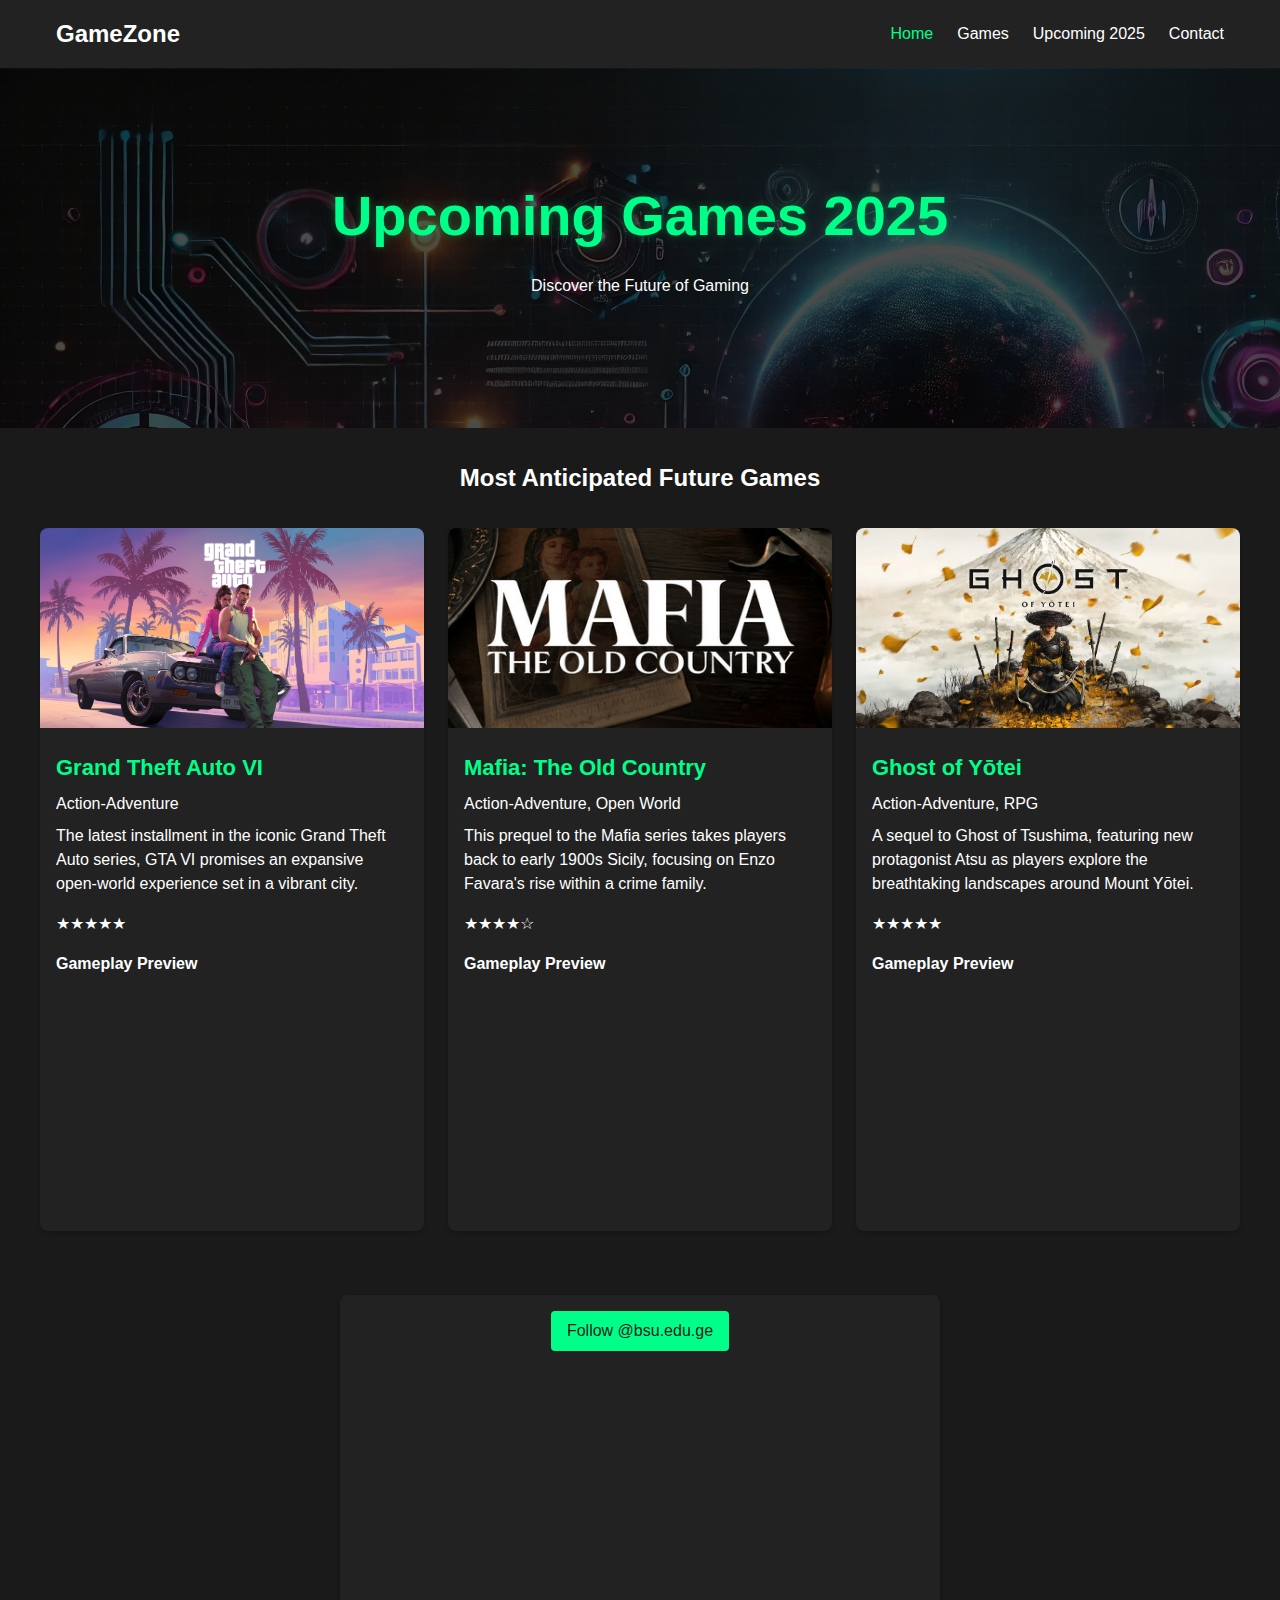
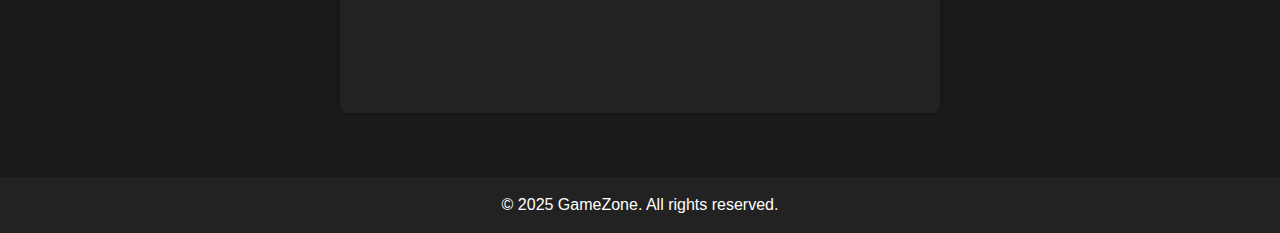
<file: index.html>
<!DOCTYPE html>
<html lang="en">
<head>
    <meta charset="UTF-8">
    <meta name="viewport" content="width=device-width, initial-scale=1.0">
    <link rel="icon" type="image/svg+xml" href="images/site-icon.svg">
    <title>GameZone</title>
    <link rel="stylesheet" href="css/style.css">
    <link href="https://fonts.googleapis.com/css2?family=Roboto:wght@400;700&display=swap" rel="stylesheet">
    <link rel="stylesheet" href="//cdn.web-fonts.ge/fonts/bpg-nateli/css/bpg-nateli.min.css">

</head>
<body>
    <header class="header">
        <nav class="nav container">
            <div class="logo">GameZone</div>
            <ul class="nav-list">
                <li><a href="index.html" class="nav-link active">Home</a></li>
                <li><a href="pages/games.html" class="nav-link">Games</a></li>
                <li><a href="pages/upcoming.html" class="nav-link">Upcoming 2025</a></li>
                <li><a href="pages/contact.html" class="nav-link">Contact</a></li>
            </ul>
        </nav>
    </header>

    <main>
        <section class="hero" style="background-image: url('images/hero-bg.jpg');">
            <div class="hero-content">
                <h1 class="hero-title">Upcoming Games 2025</h1>
                <p class="text-light mb-lg">Discover the Future of Gaming</p>
            </div>
        </section>

        <section class="section container">
            <h2 class="text-center mb-xl">Most Anticipated Future Games</h2>
            <div class="grid grid-3">
                <div class="card">
                    <img class="card-image" src="images/game1.jpg" alt="GTA VI">
                    <div class="card-content">
                        <h3 class="card-title">Grand Theft Auto VI</h3>
                        <div class="text-muted mb-sm">Action-Adventure</div>
                        <p class="card-text">The latest installment in the iconic Grand Theft Auto series, GTA VI promises an expansive open-world experience set in a vibrant city.</p>
                        <div class="mb-md">★★★★★</div>
                        <div class="mb-lg">
                            <h4 class="mb-sm">Gameplay Preview</h4>
                            <div class="video-container">
                                <iframe width="100%" height="200" 
                                    src="https://www.youtube.com/embed/QdBZY2fkU-0" 
                                    frameborder="0" 
                                    allow="accelerometer; autoplay; clipboard-write; encrypted-media; gyroscope; picture-in-picture" 
                                    allowfullscreen>
                                </iframe>
                            </div>
                        </div>
                    </div>
                </div>

                <div class="card">
                    <img class="card-image" src="images/game2.jpg" alt="Mafia: The Old Country">
                    <div class="card-content">
                        <h3 class="card-title">Mafia: The Old Country</h3>
                        <div class="text-muted mb-sm">Action-Adventure, Open World</div>
                        <p class="card-text">This prequel to the Mafia series takes players back to early 1900s Sicily, focusing on Enzo Favara's rise within a crime family.</p>
                        <div class="mb-md">★★★★☆</div>
                        <div class="mb-lg">
                            <h4 class="mb-sm">Gameplay Preview</h4>
                            <div class="video-container">
                                <iframe width="100%" height="200" 
                                    src="https://www.youtube.com/embed/KI-sFV32SmM" 
                                    frameborder="0" 
                                    allow="accelerometer; autoplay; clipboard-write; encrypted-media; gyroscope; picture-in-picture" 
                                    allowfullscreen>
                                </iframe>
                            </div>
                        </div>
                    </div>
                </div>

                <div class="card">
                    <img class="card-image" src="images/game3.jpg" alt="Ghost of Yōtei">
                    <div class="card-content">
                        <h3 class="card-title">Ghost of Yōtei</h3>
                        <div class="text-muted mb-sm">Action-Adventure, RPG</div>
                        <p class="card-text">A sequel to Ghost of Tsushima, featuring new protagonist Atsu as players explore the breathtaking landscapes around Mount Yōtei.</p>
                        <div class="mb-md">★★★★★</div>
                        <div class="mb-lg">
                            <h4 class="mb-sm">Gameplay Preview</h4>
                            <div class="video-container">
                                <iframe width="100%" height="200" 
                                    src="https://www.youtube.com/embed/4IoP_pVmLMU" 
                                    frameborder="0" 
                                    allow="accelerometer; autoplay; clipboard-write; encrypted-media; gyroscope; picture-in-picture" 
                                    allowfullscreen>
                                </iframe>
                            </div>
                        </div>
                    </div>
                </div>
            </div>
        </section>

        <section class="section container">
            <div class="card" style="width: 50%; height: 100%; margin: 0 auto;">
                <div class="card-content text-center " ">
                    <div class="mb-lg">
                        <a href="https://www.instagram.com/batumi_state_university_bsu/" 
                           class="btn btn-primary"
                           target="_blank"
                           rel="noopener">
                            Follow @bsu.edu.ge
                        </a>
                    </div>

                    <div>
                        <iframe width="100%" height="315" 
                            src="https://www.facebook.com/plugins/video.php?height=314&href=https%3A%2F%2Fwww.facebook.com%2FBSUBatumi%2Fvideos%2F1053641472479680%2F&show_text=false&width=560&t=0"
                            frameborder="0" 
                            allow="accelerometer; autoplay; clipboard-write; encrypted-media; gyroscope; picture-in-picture" 
                            allowfullscreen>
                        </iframe>
                    </div>
                </div>
            </div>
        </section>
    </main>

    <footer class="footer">
        <p>&copy; 2025 GameZone. All rights reserved.</p>
    </footer>
</body>
</html>
</file>
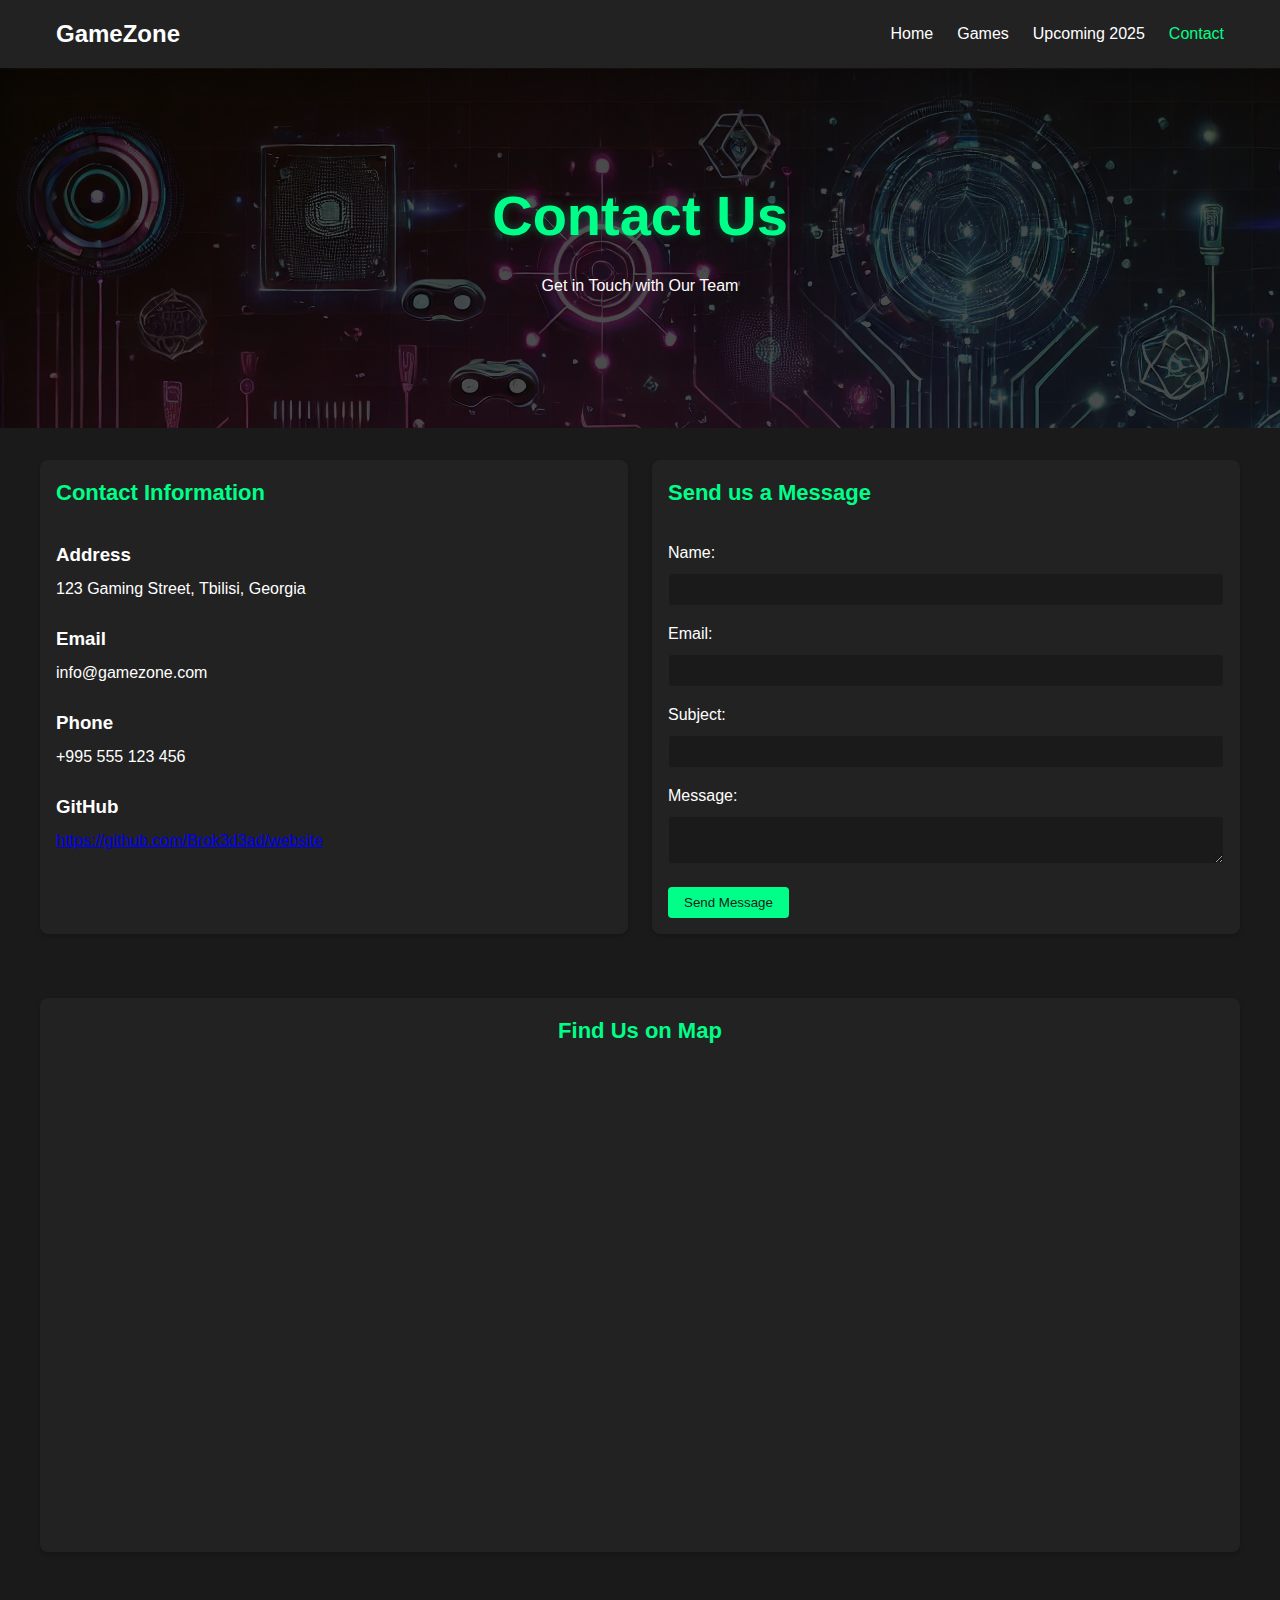
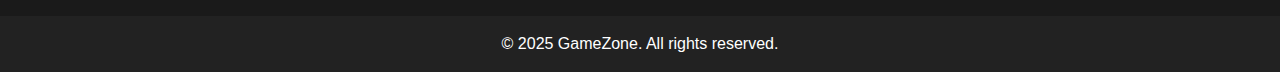
<file: pages/contact.html>
<!DOCTYPE html>
<html lang="en">
<head>
    <meta charset="UTF-8">
    <meta name="viewport" content="width=device-width, initial-scale=1.0">
    <title>Contact Us - GameZone</title>
    <link rel="stylesheet" href="../css/style.css">
    <link href="https://fonts.googleapis.com/css2?family=Roboto:wght@400;700&display=swap" rel="stylesheet">
    <link href="//web-fonts.ge/fonts/bpg-arial/css/bpg-arial.min.css" rel="stylesheet">
</head>
<body>
    <header class="header">
        <nav class="nav container">
            <div class="logo">GameZone</div>
            <ul class="nav-list">
                <li><a href="../index.html" class="nav-link">Home</a></li>
                <li><a href="games.html" class="nav-link">Games</a></li>
                <li><a href="upcoming.html" class="nav-link">Upcoming 2025</a></li>
                <li><a href="contact.html" class="nav-link active">Contact</a></li>
            </ul>
        </nav>
    </header>

    <main>
        <section class="hero" style="background-image: url('../images/contact-bg.jpg');">
            <div class="hero-content">
                <h1 class="hero-title">Contact Us</h1>
                <p class="text-light mb-lg">Get in Touch with Our Team</p>
            </div>
        </section>

        <section class="section container">
            <div class="grid grid-2">
                <div class="card">
                    <div class="card-content">
                        <h2 class="card-title mb-xl">Contact Information</h2>
                        <div class="mb-lg">
                            <h3 class="mb-sm">Address</h3>
                            <p>123 Gaming Street, Tbilisi, Georgia</p>
                        </div>
                        <div class="mb-lg">
                            <h3 class="mb-sm">Email</h3>
                            <p>info@gamezone.com</p>
                        </div>
                        <div class="mb-lg">
                            <h3 class="mb-sm">Phone</h3>
                            <p>+995 555 123 456</p>
                        </div>
                        <div class="mb-lg">
                            <h3 class="mb-sm">GitHub</h3>
                            <p><a href="https://github.com/Brok3d3ad/website" class="text-primary">https://github.com/Brok3d3ad/website</a></p>
                        </div>
                    </div>
                </div>

                <div class="card">
                    <div class="card-content">
                        <h2 class="card-title mb-xl">Send us a Message</h2>
                        <form>
                            <div class="form-group">
                                <label class="form-label" for="name">Name:</label>
                                <input class="form-input" type="text" id="name" name="name" required>
                            </div>
                            <div class="form-group">
                                <label class="form-label" for="email">Email:</label>
                                <input class="form-input" type="email" id="email" name="email" required>
                            </div>
                            <div class="form-group">
                                <label class="form-label" for="subject">Subject:</label>
                                <input class="form-input" type="text" id="subject" name="subject" required>
                            </div>
                            <div class="form-group">
                                <label class="form-label" for="message">Message:</label>
                                <textarea class="form-input" id="message" name="message" required></textarea>
                            </div>
                            <button type="submit" class="btn btn-primary">Send Message</button>
                        </form>
                    </div>
                </div>
            </div>
        </section>

        <section class="section container">
            <div class="card">
                <div class="card-content">
                    <h2 class="card-title mb-xl text-center">Find Us on Map</h2>
                    <iframe 
                        src="https://www.google.com/maps/embed?pb=!1m18!1m12!1m3!1d1107.1230620518463!2d41.62809722221766!3d41.64985593892929!2m3!1f0!2f0!3f0!3m2!1i1024!2i768!4f13.1!3m3!1m2!1s0x4067866a2edc5d9d%3A0x4fc48bfea5fdb3cf!2sBatumi%20Shota%20Rustaveli%20State%20University!5e0!3m2!1sen!2sge!4v1737575838448!5m2!1sen!2sge"
                        width="100%" 
                        height="450" 
                        style="border:0;" 
                        allowfullscreen="" 
                        loading="lazy" 
                        referrerpolicy="no-referrer-when-downgrade">
                    </iframe>
                </div>
            </div>
        </section>
    </main>

    <footer class="footer">
        <p>&copy; 2025 GameZone. All rights reserved.</p>
    </footer>
</body>
</html>
</file>
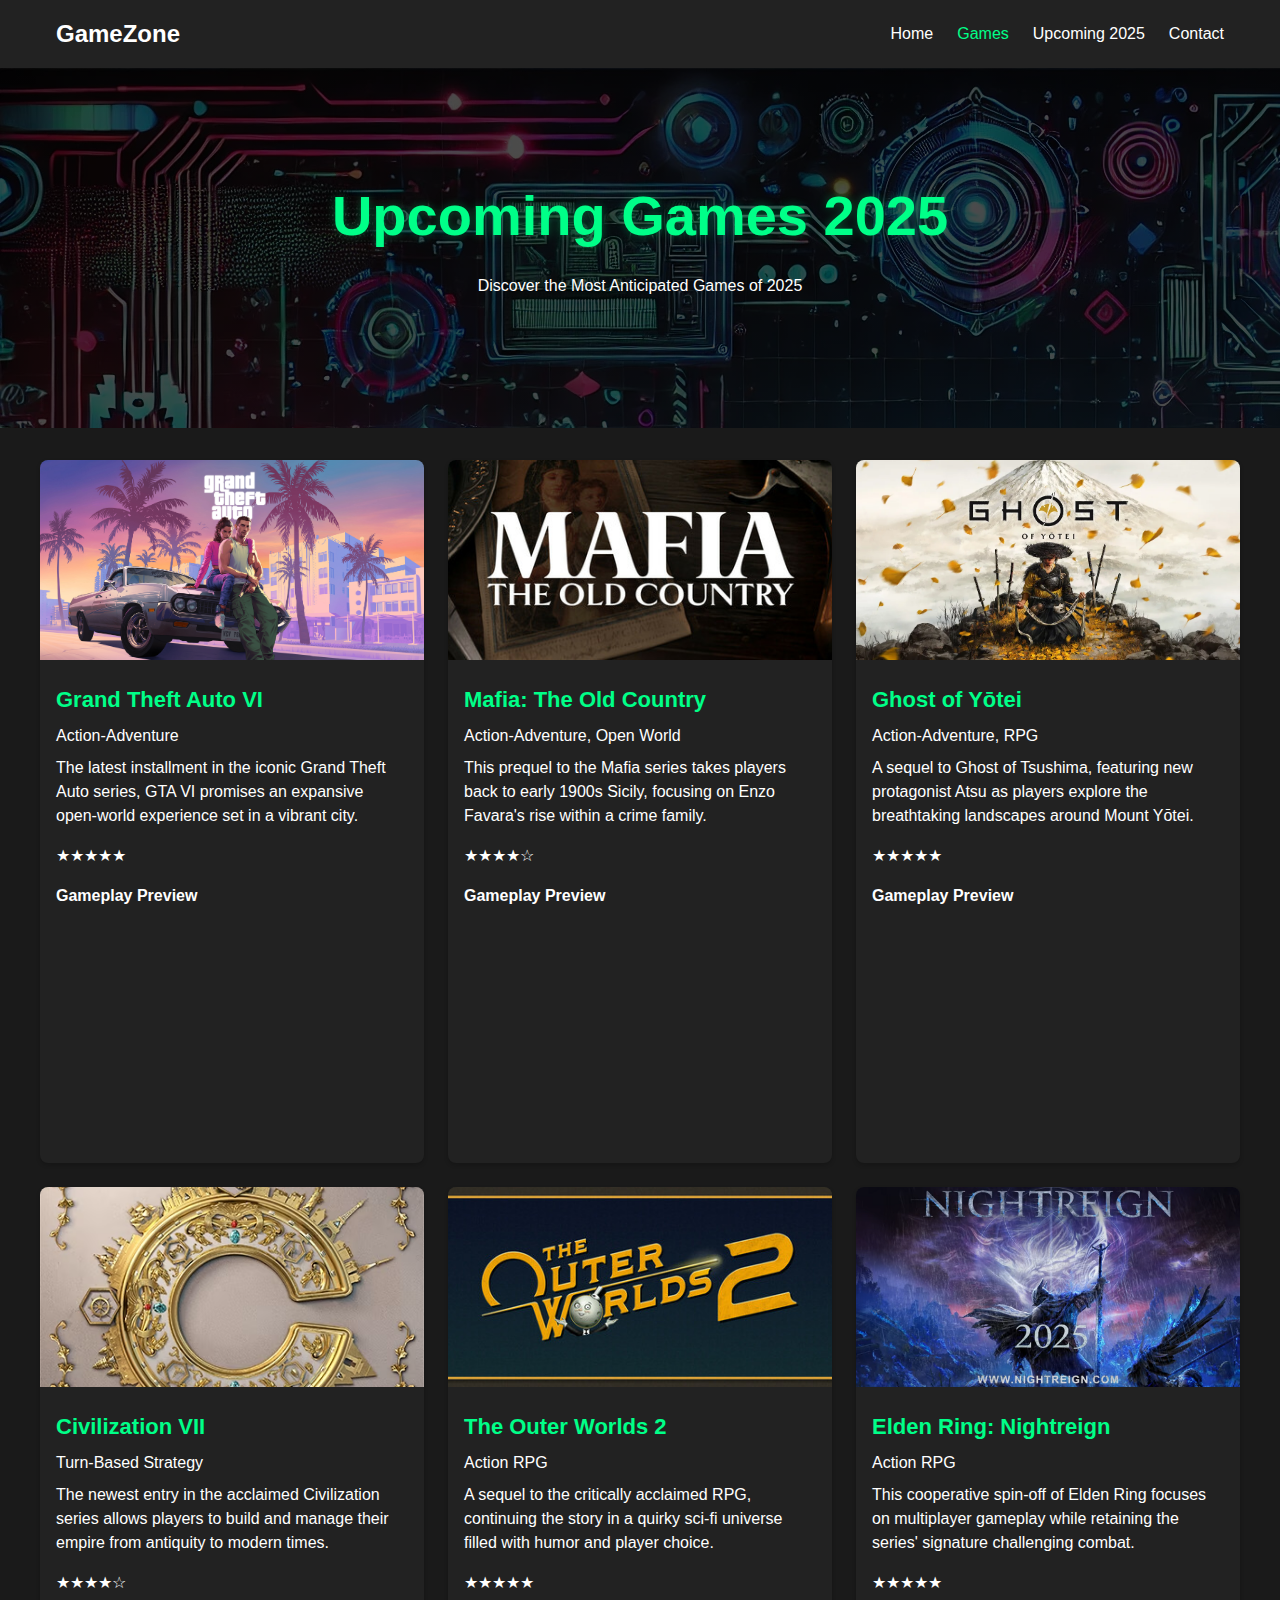
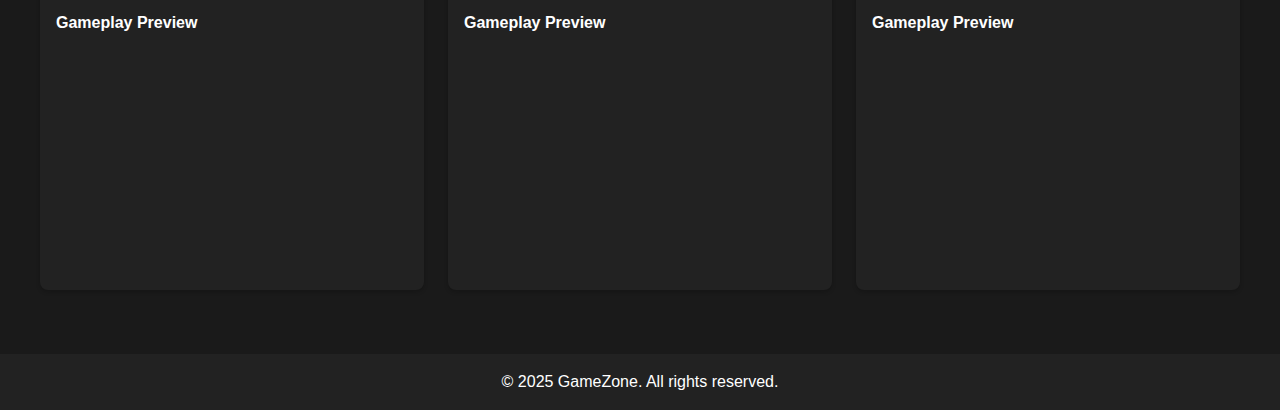
<file: pages/games.html>
<!DOCTYPE html>
<html lang="en">
<head>
    <meta charset="UTF-8">
    <meta name="viewport" content="width=device-width, initial-scale=1.0">
    <title>Games - GameZone</title>
    <link rel="stylesheet" href="../css/style.css">
    <link href="https://fonts.googleapis.com/css2?family=Roboto:wght@400;700&display=swap" rel="stylesheet">
    <link rel="stylesheet" href="//cdn.web-fonts.ge/fonts/bpg-nateli/css/bpg-nateli.min.css">
</head>
<body>
    <header class="header">
        <nav class="nav container">
            <div class="logo">GameZone</div>
            <ul class="nav-list">
                <li><a href="../index.html" class="nav-link">Home</a></li>
                <li><a href="games.html" class="nav-link active">Games</a></li>
                <li><a href="upcoming.html" class="nav-link">Upcoming 2025</a></li>
                <li><a href="contact.html" class="nav-link">Contact</a></li>
            </ul>
        </nav>
    </header>

    <main>
        <section class="hero" style="background-image: url('../images/games-bg.jpg');">
            <div class="hero-content">
                <h1 class="hero-title">Upcoming Games 2025</h1>
                <p class="text-light mb-lg">Discover the Most Anticipated Games of 2025</p>
            </div>
        </section>

        <section class="section container">
            <div class="grid grid-3">
                <div class="card">
                    <img class="card-image" src="../images/game1.jpg" alt="GTA VI">
                    <div class="card-content">
                        <h3 class="card-title">Grand Theft Auto VI</h3>
                        <div class="text-muted mb-sm">Action-Adventure</div>
                        <p class="card-text">The latest installment in the iconic Grand Theft Auto series, GTA VI promises an expansive open-world experience set in a vibrant city.</p>
                        <div class="mb-md">★★★★★</div>
                        <div class="mb-lg">
                            <h4 class="mb-sm">Gameplay Preview</h4>
                            <div class="video-container">
                                <iframe width="100%" height="200" 
                                    src="https://www.youtube.com/embed/wE4RsSLMKQQ"
                                    frameborder="0" 
                                    allow="accelerometer; autoplay; clipboard-write; encrypted-media; gyroscope; picture-in-picture" 
                                    allowfullscreen>
                                </iframe>
                            </div>
                        </div>
                    </div>
                </div>

                <div class="card">
                    <img class="card-image" src="../images/game2.jpg" alt="Mafia: The Old Country">
                    <div class="card-content">
                        <h3 class="card-title">Mafia: The Old Country</h3>
                        <div class="text-muted mb-sm">Action-Adventure, Open World</div>
                        <p class="card-text">This prequel to the Mafia series takes players back to early 1900s Sicily, focusing on Enzo Favara's rise within a crime family.</p>
                        <div class="mb-md">★★★★☆</div>
                        <div class="mb-lg">
                            <h4 class="mb-sm">Gameplay Preview</h4>
                            <div class="video-container">
                                <iframe width="100%" height="200" 
                                    src="https://www.youtube.com/embed/KI-sFV32SmM" 
                                    frameborder="0" 
                                    allow="accelerometer; autoplay; clipboard-write; encrypted-media; gyroscope; picture-in-picture" 
                                    allowfullscreen>
                                </iframe>
                            </div>
                        </div>
                    </div>
                </div>

                <div class="card">
                    <img class="card-image" src="../images/game3.jpg" alt="Ghost of Yōtei">
                    <div class="card-content">
                        <h3 class="card-title">Ghost of Yōtei</h3>
                        <div class="text-muted mb-sm">Action-Adventure, RPG</div>
                        <p class="card-text">A sequel to Ghost of Tsushima, featuring new protagonist Atsu as players explore the breathtaking landscapes around Mount Yōtei.</p>
                        <div class="mb-md">★★★★★</div>
                        <div class="mb-lg">
                            <h4 class="mb-sm">Gameplay Preview</h4>
                            <div class="video-container">
                                <iframe width="100%" height="200" 
                                    src="https://www.youtube.com/embed/4IoP_pVmLMU" 
                                    frameborder="0" 
                                    allow="accelerometer; autoplay; clipboard-write; encrypted-media; gyroscope; picture-in-picture" 
                                    allowfullscreen>
                                </iframe>
                            </div>
                        </div>
                    </div>
                </div>

                <div class="card">
                    <img class="card-image" src="../images/game4.jpg" alt="Civilization VII">
                    <div class="card-content">
                        <h3 class="card-title">Civilization VII</h3>
                        <div class="text-muted mb-sm">Turn-Based Strategy</div>
                        <p class="card-text">The newest entry in the acclaimed Civilization series allows players to build and manage their empire from antiquity to modern times.</p>
                        <div class="mb-md">★★★★☆</div>
                        <div class="mb-lg">
                            <h4 class="mb-sm">Gameplay Preview</h4>
                            <div class="video-container">
                                <iframe width="100%" height="200" 
                                    src="https://www.youtube.com/embed/NXdqtwPpB3g" 
                                    frameborder="0" 
                                    allow="accelerometer; autoplay; clipboard-write; encrypted-media; gyroscope; picture-in-picture" 
                                    allowfullscreen>
                                </iframe>
                            </div>
                        </div>
                    </div>
                </div>

                <div class="card">
                    <img class="card-image" src="../images/game5.jpg" alt="The Outer Worlds 2">
                    <div class="card-content">
                        <h3 class="card-title">The Outer Worlds 2</h3>
                        <div class="text-muted mb-sm">Action RPG</div>
                        <p class="card-text">A sequel to the critically acclaimed RPG, continuing the story in a quirky sci-fi universe filled with humor and player choice.</p>
                        <div class="mb-md">★★★★★</div>
                        <div class="mb-lg">
                            <h4 class="mb-sm">Gameplay Preview</h4>
                            <div class="video-container">
                                <iframe width="100%" height="200" 
                                    src="https://www.youtube.com/embed/I_rvTE-3S4c" 
                                    frameborder="0" 
                                    allow="accelerometer; autoplay; clipboard-write; encrypted-media; gyroscope; picture-in-picture" 
                                    allowfullscreen>
                                </iframe>
                            </div>
                        </div>
                    </div>
                </div>

                <div class="card">
                    <img class="card-image" src="../images/game6.jpg" alt="Elden Ring: Nightreign">
                    <div class="card-content">
                        <h3 class="card-title">Elden Ring: Nightreign</h3>
                        <div class="text-muted mb-sm">Action RPG</div>
                        <p class="card-text">This cooperative spin-off of Elden Ring focuses on multiplayer gameplay while retaining the series' signature challenging combat.</p>
                        <div class="mb-md">★★★★★</div>
                        <div class="mb-lg">
                            <h4 class="mb-sm">Gameplay Preview</h4>
                            <div class="video-container">
                                <iframe width="100%" height="200" 
                                    src="https://www.youtube.com/embed/Djtsw5k_DNc" 
                                    frameborder="0" 
                                    allow="accelerometer; autoplay; clipboard-write; encrypted-media; gyroscope; picture-in-picture" 
                                    allowfullscreen>
                                </iframe>
                            </div>
                        </div>
                    </div>
                </div>
            </div>
        </section>
    </main>

    <footer class="footer">
        <p>&copy; 2025 GameZone. All rights reserved.</p>
    </footer>
</body>
</html>
</file>
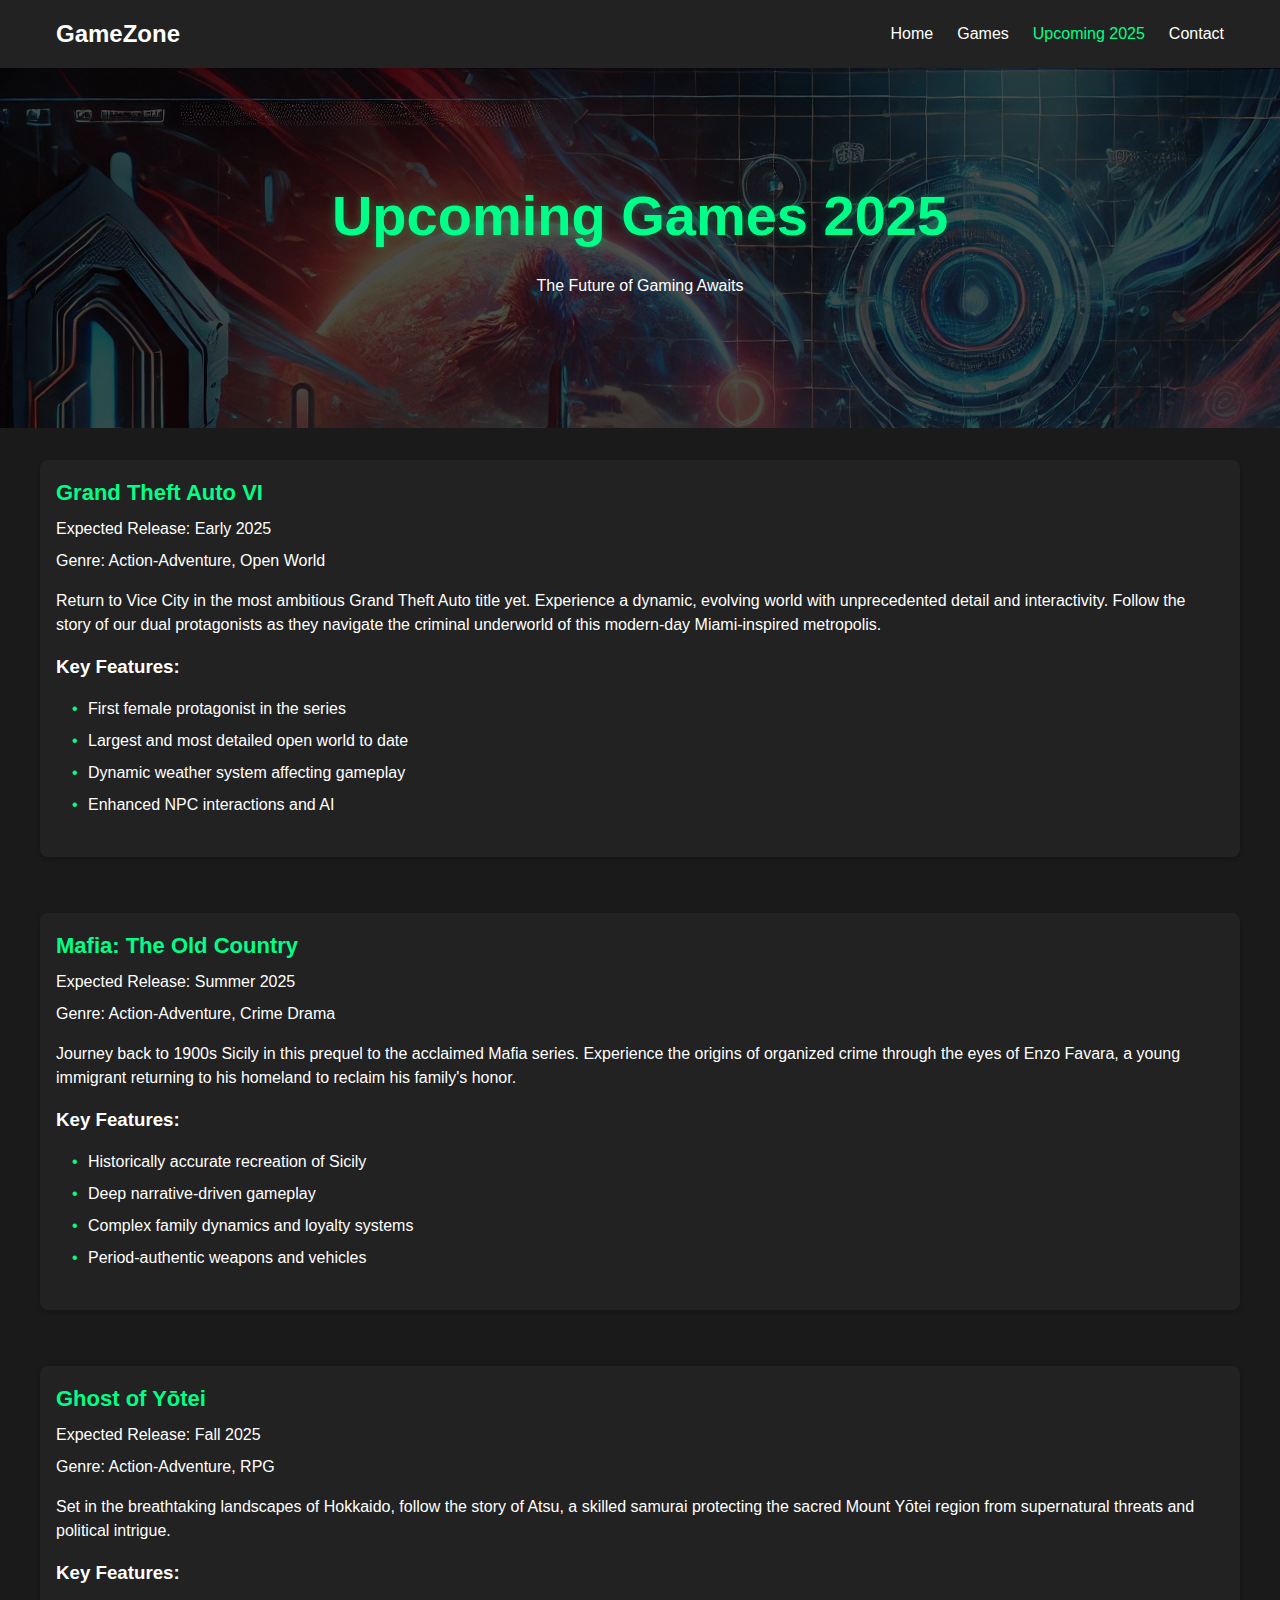
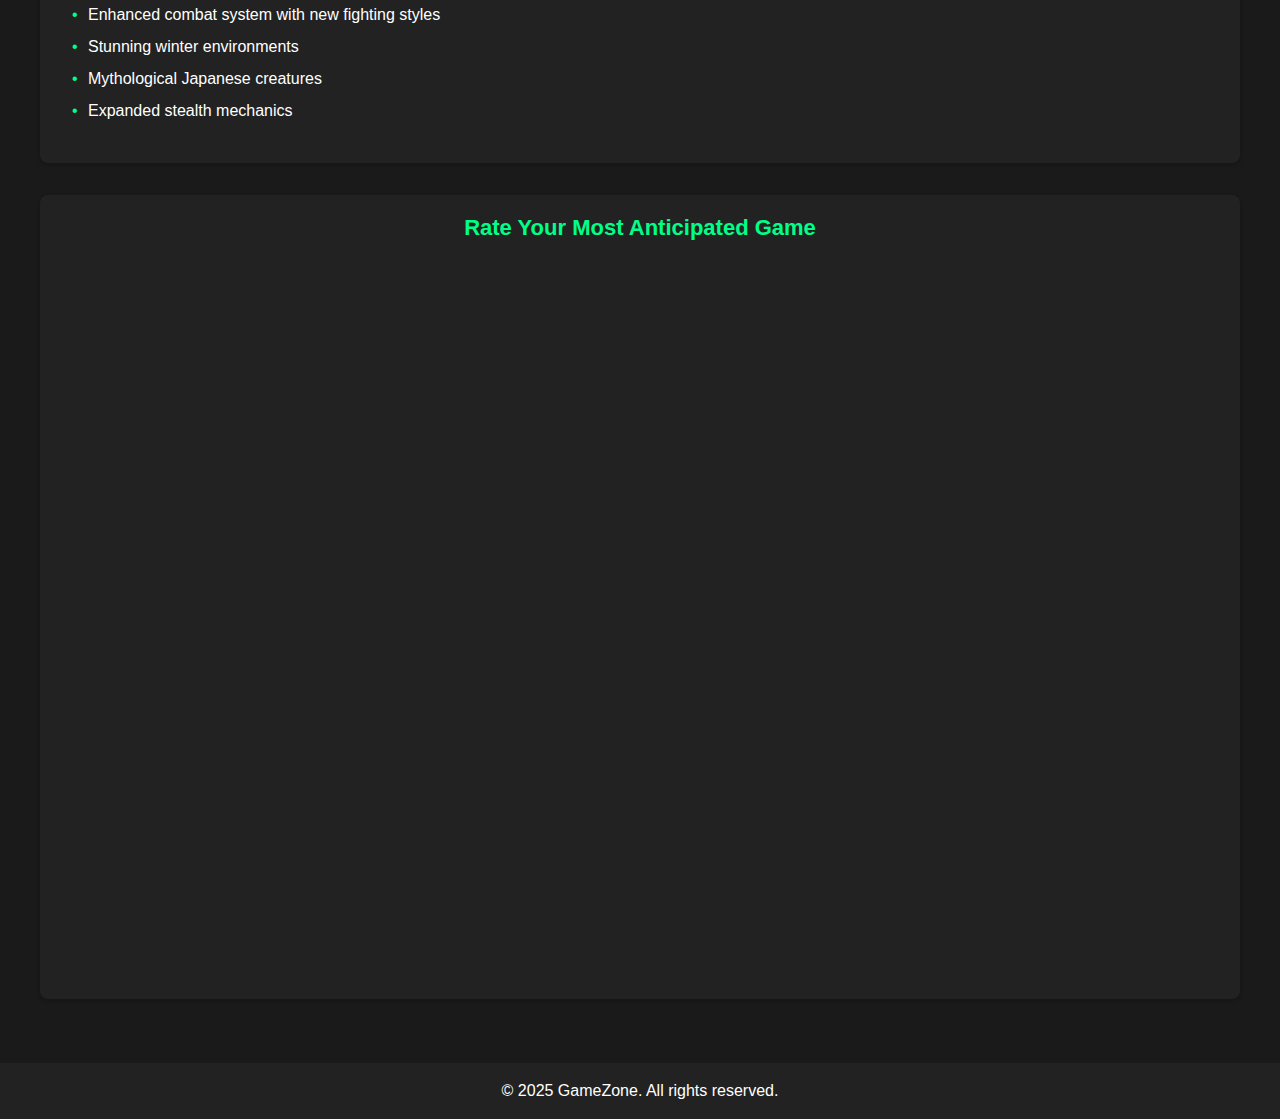
<file: pages/upcoming.html>
<!DOCTYPE html>
<html lang="en">
<head>
    <meta charset="UTF-8">
    <meta name="viewport" content="width=device-width, initial-scale=1.0">
    <title>About us - GameZone</title>
    <link rel="stylesheet" href="../css/style.css">
    <link href="https://fonts.googleapis.com/css2?family=Roboto:wght@400;700&display=swap" rel="stylesheet">
    <link href="//web-fonts.ge/fonts/bpg-arial/css/bpg-arial.min.css" rel="stylesheet">
</head>
<body>
    <header class="header">
        <nav class="nav container">
            <div class="logo">GameZone</div>
            <ul class="nav-list">
                <li><a href="../index.html" class="nav-link">Home</a></li>
                <li><a href="games.html" class="nav-link">Games</a></li>
                <li><a href="upcoming.html" class="nav-link active">Upcoming 2025</a></li>
                <li><a href="contact.html" class="nav-link">Contact</a></li>
            </ul>
        </nav>
    </header>

    <main>
        <section class="hero" style="background-image: url('../images/about-bg.jpg');">
            <div class="hero-content">
                <h1 class="hero-title">Upcoming Games 2025</h1>
                <p class="text-light mb-lg">The Future of Gaming Awaits</p>
            </div>
        </section>

        <section class="section container">
            <div class="grid grid-1">
                <div class="card mb-xl">
                    <div class="card-content">
                        <h2 class="card-title">Grand Theft Auto VI</h2>
                        <div class="text-muted mb-sm">Expected Release: Early 2025</div>
                        <div class="text-muted mb-md">Genre: Action-Adventure, Open World</div>
                        <p class="card-text">Return to Vice City in the most ambitious Grand Theft Auto title yet. Experience a dynamic, evolving world with unprecedented detail and interactivity. Follow the story of our dual protagonists as they navigate the criminal underworld of this modern-day Miami-inspired metropolis.</p>
                        <div class="mb-lg">
                            <h3 class="mb-md">Key Features:</h3>
                            <ul class="mb-md">
                                <li class="mb-sm">First female protagonist in the series</li>
                                <li class="mb-sm">Largest and most detailed open world to date</li>
                                <li class="mb-sm">Dynamic weather system affecting gameplay</li>
                                <li class="mb-sm">Enhanced NPC interactions and AI</li>
                            </ul>
                        </div>
                    </div>
                </div>

                <div class="card mb-xl">
                    <div class="card-content">
                        <h2 class="card-title">Mafia: The Old Country</h2>
                        <div class="text-muted mb-sm">Expected Release: Summer 2025</div>
                        <div class="text-muted mb-md">Genre: Action-Adventure, Crime Drama</div>
                        <p class="card-text">Journey back to 1900s Sicily in this prequel to the acclaimed Mafia series. Experience the origins of organized crime through the eyes of Enzo Favara, a young immigrant returning to his homeland to reclaim his family's honor.</p>
                        <div class="mb-lg">
                            <h3 class="mb-md">Key Features:</h3>
                            <ul class="mb-md">
                                <li class="mb-sm">Historically accurate recreation of Sicily</li>
                                <li class="mb-sm">Deep narrative-driven gameplay</li>
                                <li class="mb-sm">Complex family dynamics and loyalty systems</li>
                                <li class="mb-sm">Period-authentic weapons and vehicles</li>
                            </ul>
                        </div>
                    </div>
                </div>

                <div class="card mb-xl">
                    <div class="card-content">
                        <h2 class="card-title">Ghost of Yōtei</h2>
                        <div class="text-muted mb-sm">Expected Release: Fall 2025</div>
                        <div class="text-muted mb-md">Genre: Action-Adventure, RPG</div>
                        <p class="card-text">Set in the breathtaking landscapes of Hokkaido, follow the story of Atsu, a skilled samurai protecting the sacred Mount Yōtei region from supernatural threats and political intrigue.</p>
                        <div class="mb-lg">
                            <h3 class="mb-md">Key Features:</h3>
                            <ul class="mb-md">
                                <li class="mb-sm">Enhanced combat system with new fighting styles</li>
                                <li class="mb-sm">Stunning winter environments</li>
                                <li class="mb-sm">Mythological Japanese creatures</li>
                                <li class="mb-sm">Expanded stealth mechanics</li>
                            </ul>
                        </div>
                    </div>
                </div>
            </div>

            <div class="card">
                <div class="card-content text-center">
                    <h2 class="card-title mb-xl">Rate Your Most Anticipated Game</h2>
                    <iframe src="https://docs.google.com/forms/d/e/1FAIpQLSdqv0-fUxfh1xUH0RuTxg6pl8ZIxXNs3_QzK-0Nqitxl2yFMw/viewform?embedded=true" 
                        width="100%" 
                        height="700" 
                        frameborder="0" 
                        marginheight="0" 
                        marginwidth="0">
                        Loading…
                    </iframe>
                </div>
            </div>
        </section>
    </main>

    <footer class="footer">
        <p>&copy; 2025 GameZone. All rights reserved.</p>
    </footer>
</body>
</html>
</file>
<file: css/style.css>
/* Base Styles */
:root {
    --primary-color: #00ff88;
    --dark-bg: #1a1a1a;
    --card-bg: #222;
    --text-light: #fff;
    --text-muted: #666;
    --spacing-sm: 8px;
    --spacing-md: 16px;
    --spacing-lg: 24px;
    --spacing-xl: 32px;
}

/* Reset */
* {
    margin: 0;
    padding: 0;
    box-sizing: border-box;
}

/* Typography */
body {
    font-family: 'bpg-nateli', sans-serif;
    line-height: 1.5;
    background-color: var(--dark-bg);
    color: var(--text-light);
}

/* Layout Components */
.container {
    max-width: 1200px;
    margin: 0 auto;
    padding: 0 var(--spacing-md);
}

.section {
    padding: var(--spacing-xl) 0;
}

/* Header Component */
.header {
    background-color: var(--card-bg);
    padding: var(--spacing-md);
    position: sticky;
    top: 0;
    z-index: 100;
}

.nav {
    display: flex;
    justify-content: space-between;
    align-items: center;
}

.logo {
    font-size: 24px;
    font-weight: bold;
}

/* Navigation Component */
.nav-list {
    display: flex;
    list-style: none;
    gap: var(--spacing-lg);
}

.nav-link {
    color: var(--text-light);
    text-decoration: none;
    transition: color 0.3s ease;
}

.nav-link:hover,
.nav-link.active {
    color: var(--primary-color);
}

/* Hero Component */
.hero {
    height: 40vh;
    display: flex;
    flex-direction: column;
    justify-content: center;
    align-items: center;
    text-align: center;
    padding: var(--spacing-xl);
    position: relative;
}

.hero::before {
    content: '';
    position: absolute;
    top: 0;
    left: 0;
    right: 0;
    bottom: 0;
    background: linear-gradient(rgba(0, 0, 0, 0.7), rgba(0, 0, 0, 0.7));
    z-index: 1;
}

.hero-content {
    position: relative;
    z-index: 2;
}

.hero-title {
    font-size: 56px;
    margin-bottom: var(--spacing-md);
    color: var(--primary-color);
    text-shadow: 0 0 10px rgba(0, 255, 136, 0.3);
}

/* Card Component */
.card {
    background-color: var(--card-bg);
    border-radius: 8px;
    overflow: hidden;
    box-shadow: 0 2px 4px rgba(0, 0, 0, 0.2);
    transition: transform 0.3s ease;
}

.card:hover {
    transform: translateY(-10px);
}

.card-image {
    width: 100%;
    height: 200px;
    object-fit: cover;
}

.card-content {
    padding: var(--spacing-md);
}

.card-title {
    color: var(--primary-color);
    margin-bottom: var(--spacing-sm);
    font-size: 22px;
}

.card-text {
    color: var(--text-light);
    margin-bottom: var(--spacing-md);
}

/* Add these new styles for card lists */
.card-content ul {
    list-style: none;
    padding: 0;
    margin: 0;
}

.card-content li {
    position: relative;
    padding-left: var(--spacing-xl);
}

.card-content li::before {
    content: "•";
    position: absolute;
    left: var(--spacing-md);
    color: var(--primary-color);
}

/* Button Component */
.btn {
    display: inline-block;
    padding: var(--spacing-sm) var(--spacing-md);
    border-radius: 4px;
    cursor: pointer;
    transition: all 0.3s ease;
    text-decoration: none;
    border: none;
}

.btn-primary {
    background-color: var(--primary-color);
    color: var(--dark-bg);
}

.btn-outline {
    background-color: transparent;
    border: 2px solid var(--primary-color);
    color: var(--primary-color);
}

.btn:hover {
    opacity: 0.9;
    transform: translateY(-2px);
}

/* Form Components */
.form-group {
    margin-bottom: var(--spacing-md);
}

.form-label {
    display: block;
    margin-bottom: var(--spacing-sm);
    color: var(--text-light);
}

.form-input {
    width: 100%;
    padding: var(--spacing-sm);
    border: 1px solid var(--card-bg);
    border-radius: 4px;
    background-color: var(--dark-bg);
    color: var(--text-light);
}

/* Grid System */
.grid {
    display: grid;
    gap: var(--spacing-lg);
}

.grid-2 {
    grid-template-columns: repeat(2, 1fr);
}

.grid-3 {
    grid-template-columns: repeat(3, 1fr);
}

/* Footer Component */
.footer {
    background-color: var(--card-bg);
    padding: var(--spacing-md);
    text-align: center;
    margin-top: var(--spacing-xl);
}

/* Utility Classes */
.text-center { text-align: center; }
.mb-sm { margin-bottom: var(--spacing-sm); }
.mb-md { margin-bottom: var(--spacing-md); }
.mb-lg { margin-bottom: var(--spacing-lg); }
.mb-xl { margin-bottom: var(--spacing-xl); }

/* Media Queries */
@media (max-width: 768px) {
    .nav {
        flex-direction: column;
        gap: var(--spacing-md);
    }

    .nav-list {
        flex-direction: column;
        text-align: center;
    }

    .hero-title {
        font-size: 40px;
    }

    .grid-2,
    .grid-3 {
        grid-template-columns: 1fr;
    }
}

@media (max-width: 576px) {
    .container {
        padding: 0 var(--spacing-sm);
    }
    
    .section {
        padding: var(--spacing-lg) 0;
    }
}
</file>
